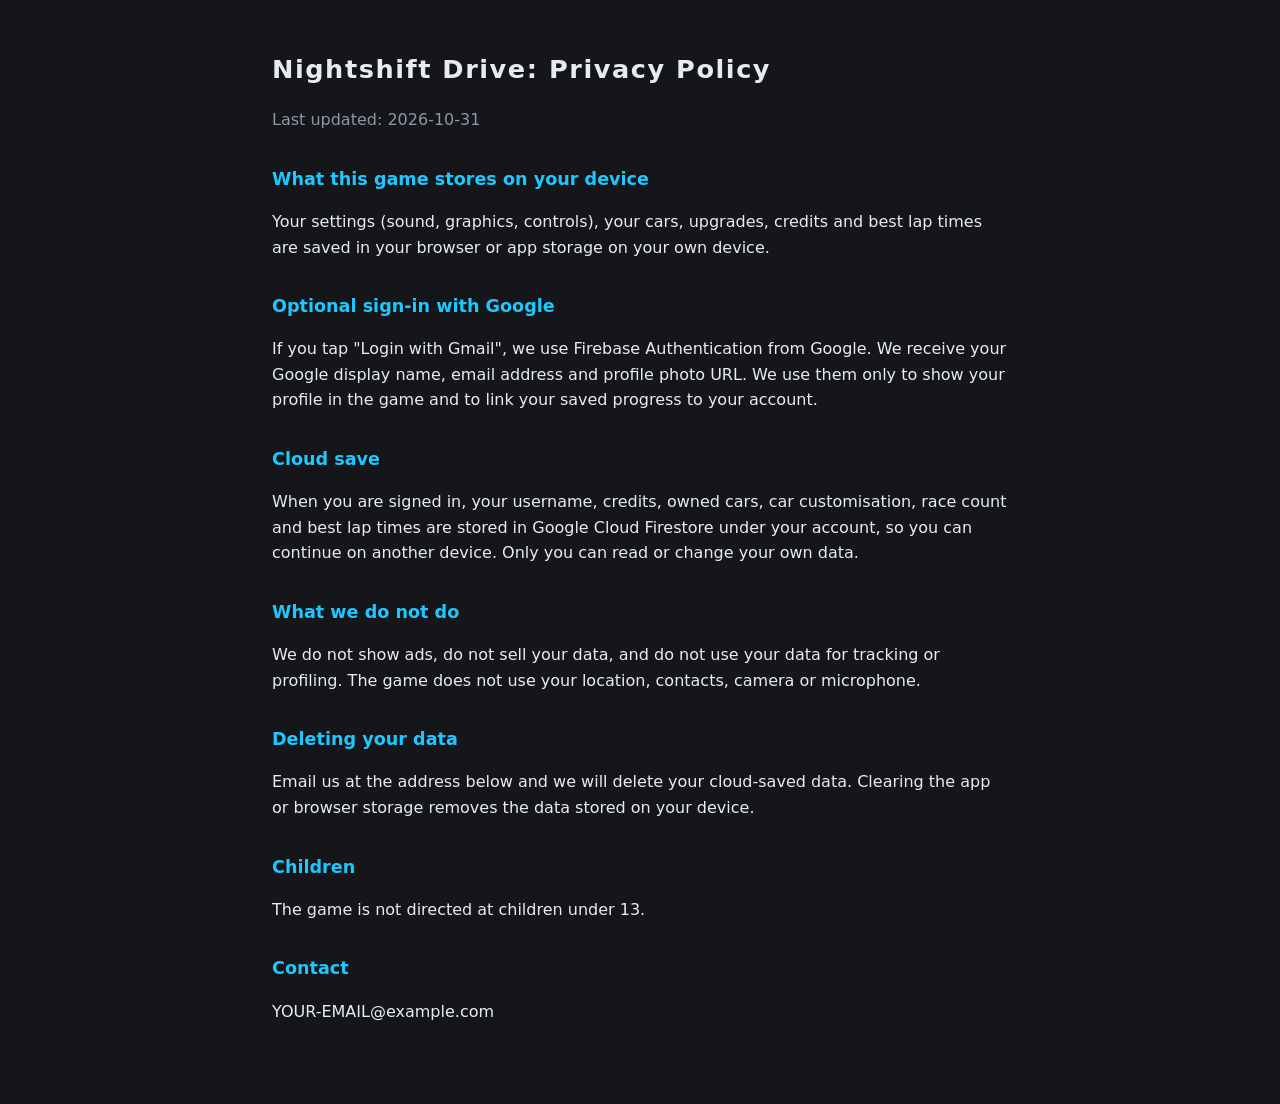
<file: privacy.html>
<!doctype html>
<html lang="en">
<head>
<meta charset="utf-8">
<meta name="viewport" content="width=device-width,initial-scale=1">
<title>Nightshift Drive Privacy Policy</title>
<style>
  body{margin:0;background:#14161a;color:#e8ecf1;font:16px/1.6 system-ui,-apple-system,Segoe UI,sans-serif}
  main{max-width:46rem;margin:0 auto;padding:2rem 1.2rem 4rem}
  h1{font-size:1.6rem;letter-spacing:.06em}
  h2{font-size:1.1rem;margin-top:2rem;color:#1ec8ff}
  a{color:#ff7a1a}
  .muted{color:#8d97a5}
</style>
</head>
<body>
<main>
  <h1>Nightshift Drive: Privacy Policy</h1>
  <p class="muted">Last updated: 2026-10-31</p>

  <h2>What this game stores on your device</h2>
  <p>Your settings (sound, graphics, controls), your cars, upgrades, credits and best lap times are saved in your browser or app storage on your own device.</p>

  <h2>Optional sign-in with Google</h2>
  <p>If you tap "Login with Gmail", we use Firebase Authentication from Google. We receive your Google display name, email address and profile photo URL. We use them only to show your profile in the game and to link your saved progress to your account.</p>

  <h2>Cloud save</h2>
  <p>When you are signed in, your username, credits, owned cars, car customisation, race count and best lap times are stored in Google Cloud Firestore under your account, so you can continue on another device. Only you can read or change your own data.</p>

  <h2>What we do not do</h2>
  <p>We do not show ads, do not sell your data, and do not use your data for tracking or profiling. The game does not use your location, contacts, camera or microphone.</p>

  <h2>Deleting your data</h2>
  <p>Email us at the address below and we will delete your cloud-saved data. Clearing the app or browser storage removes the data stored on your device.</p>

  <h2>Children</h2>
  <p>The game is not directed at children under 13.</p>

  <h2>Contact</h2>
  <p>YOUR-EMAIL@example.com</p>
</main>
</body>
</html>
</file>
